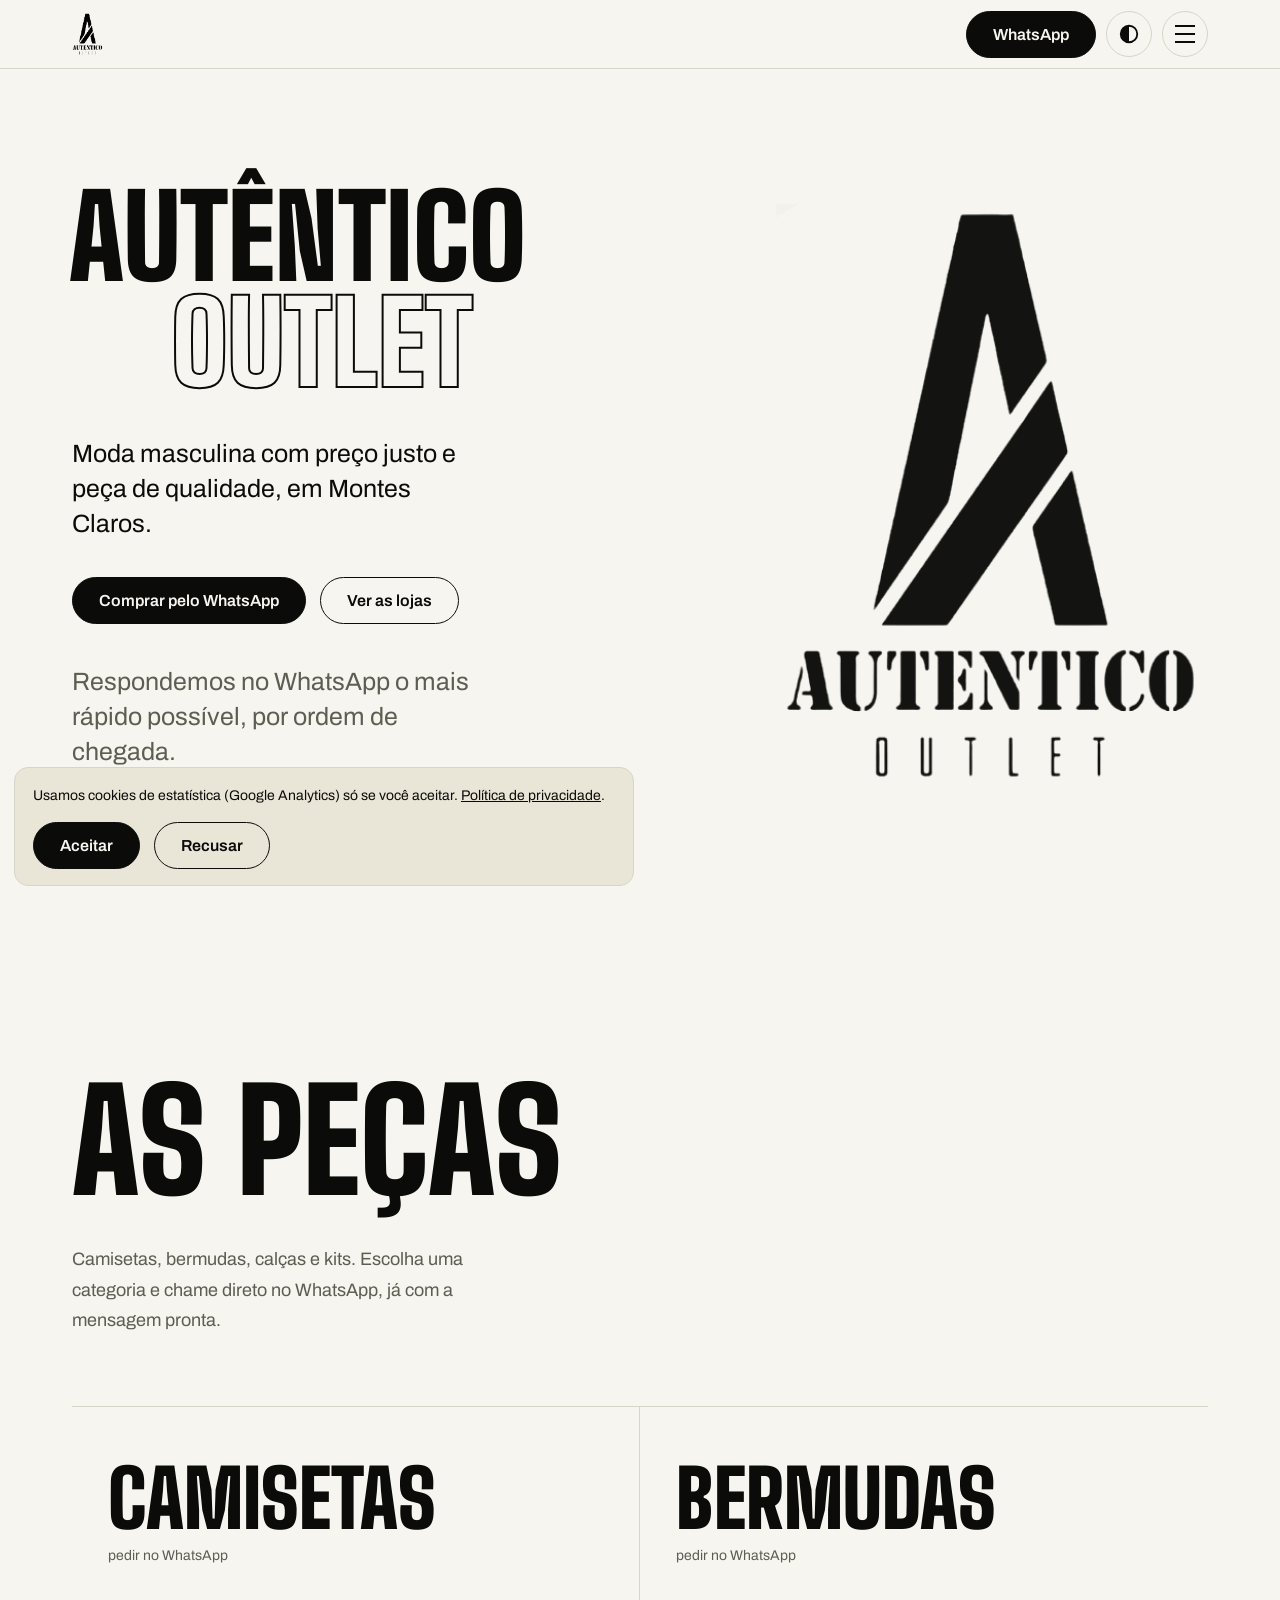
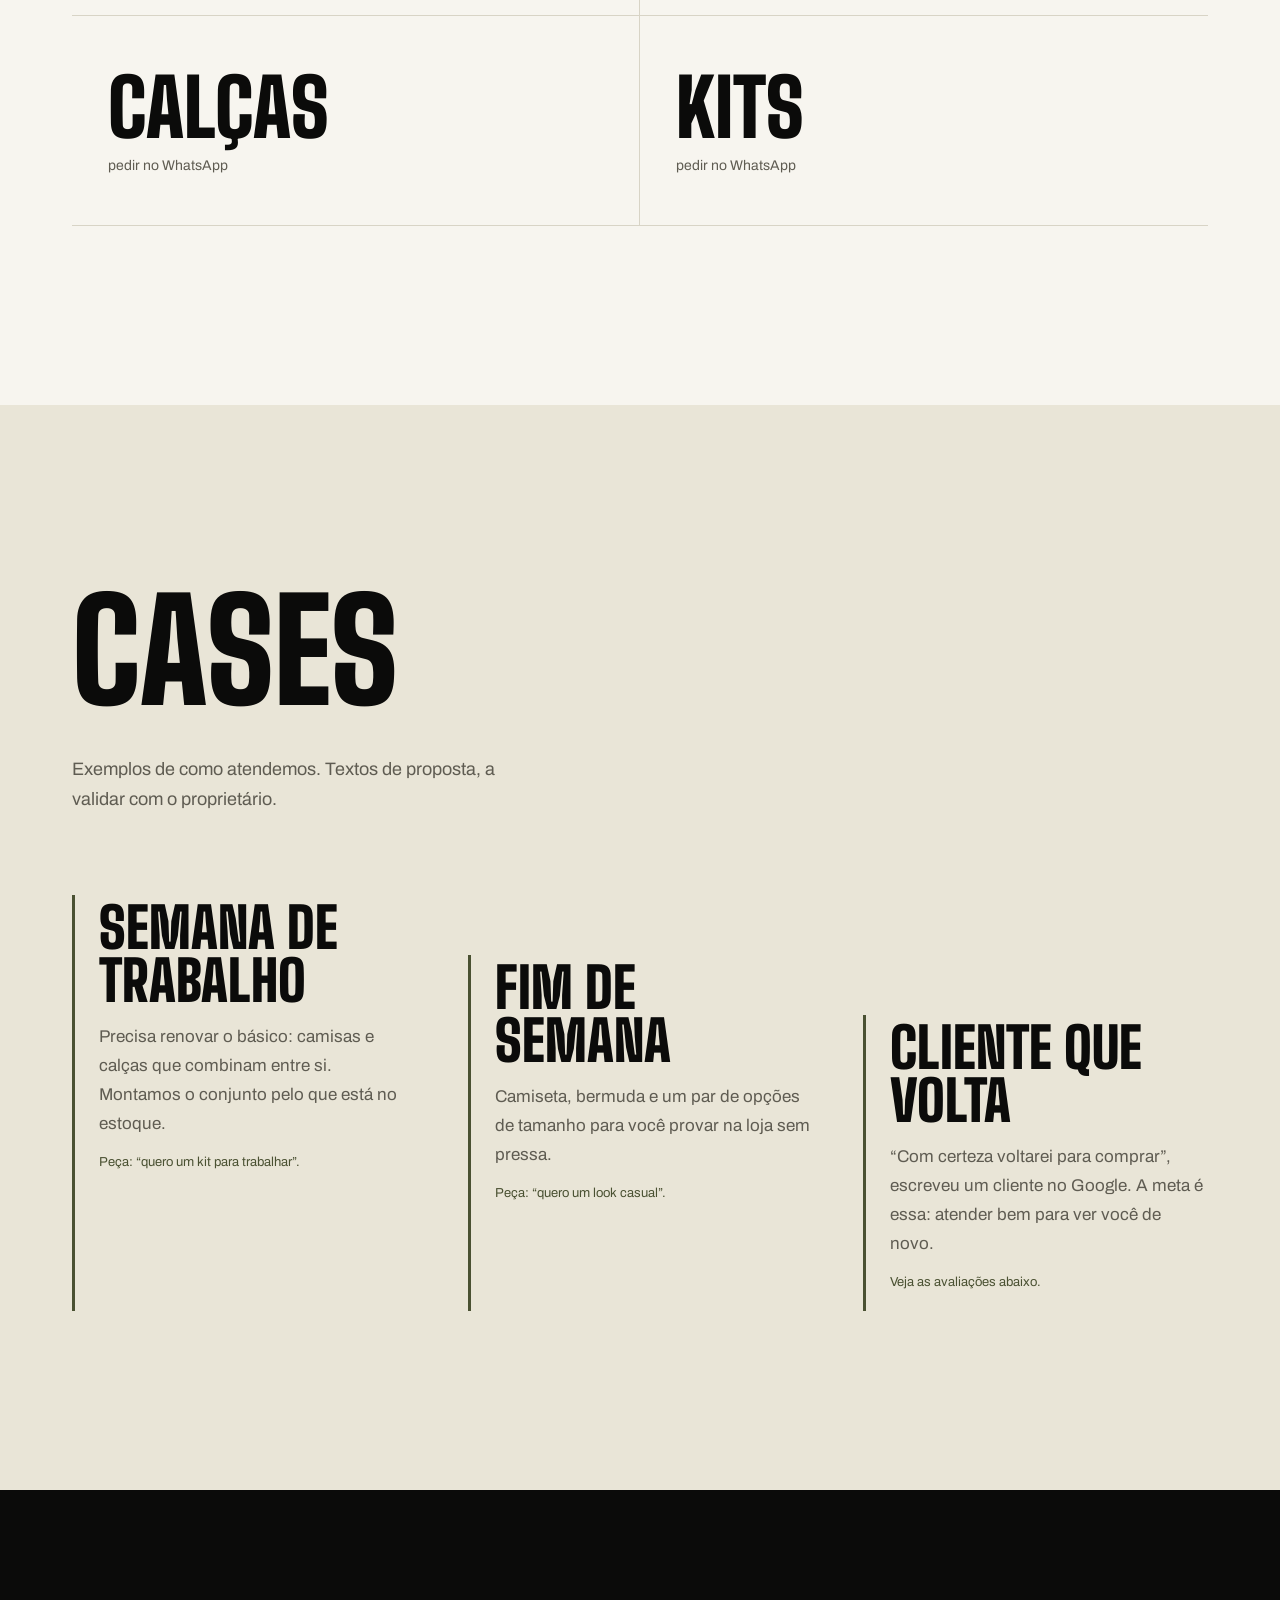
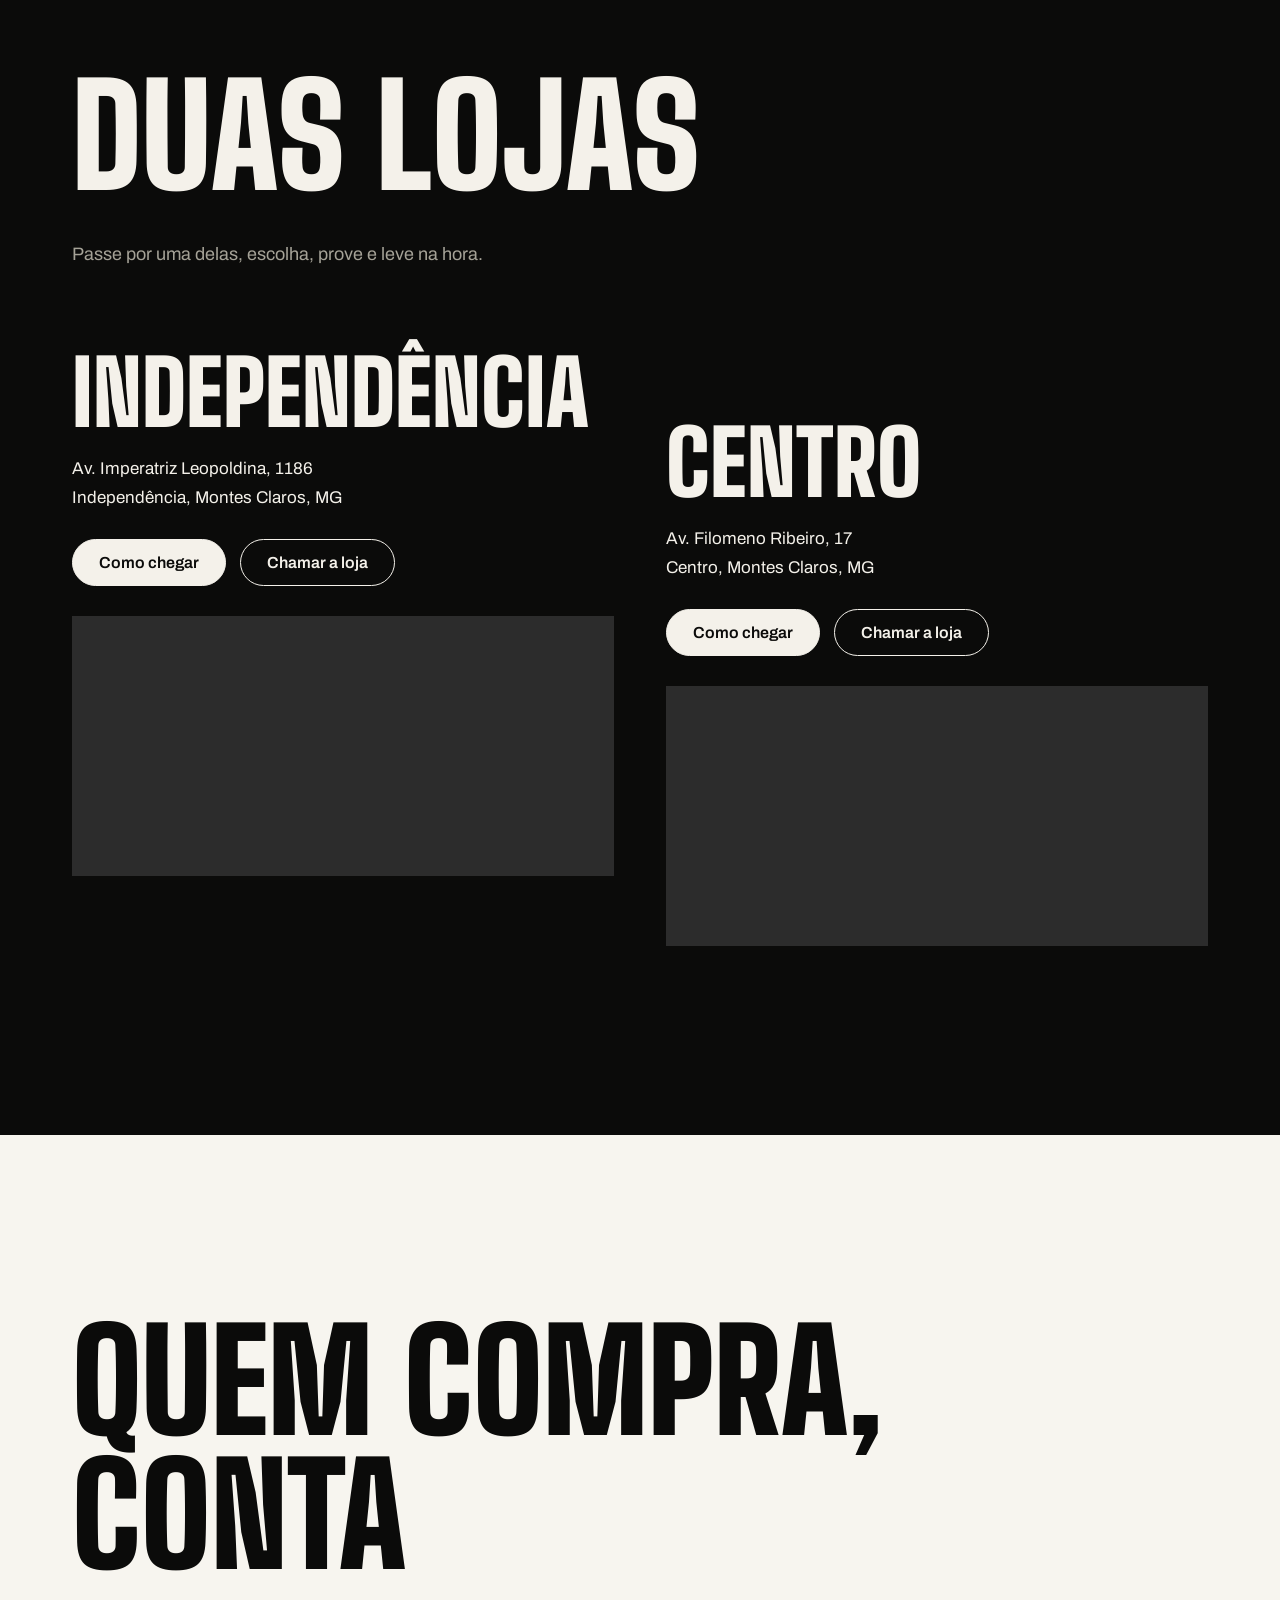
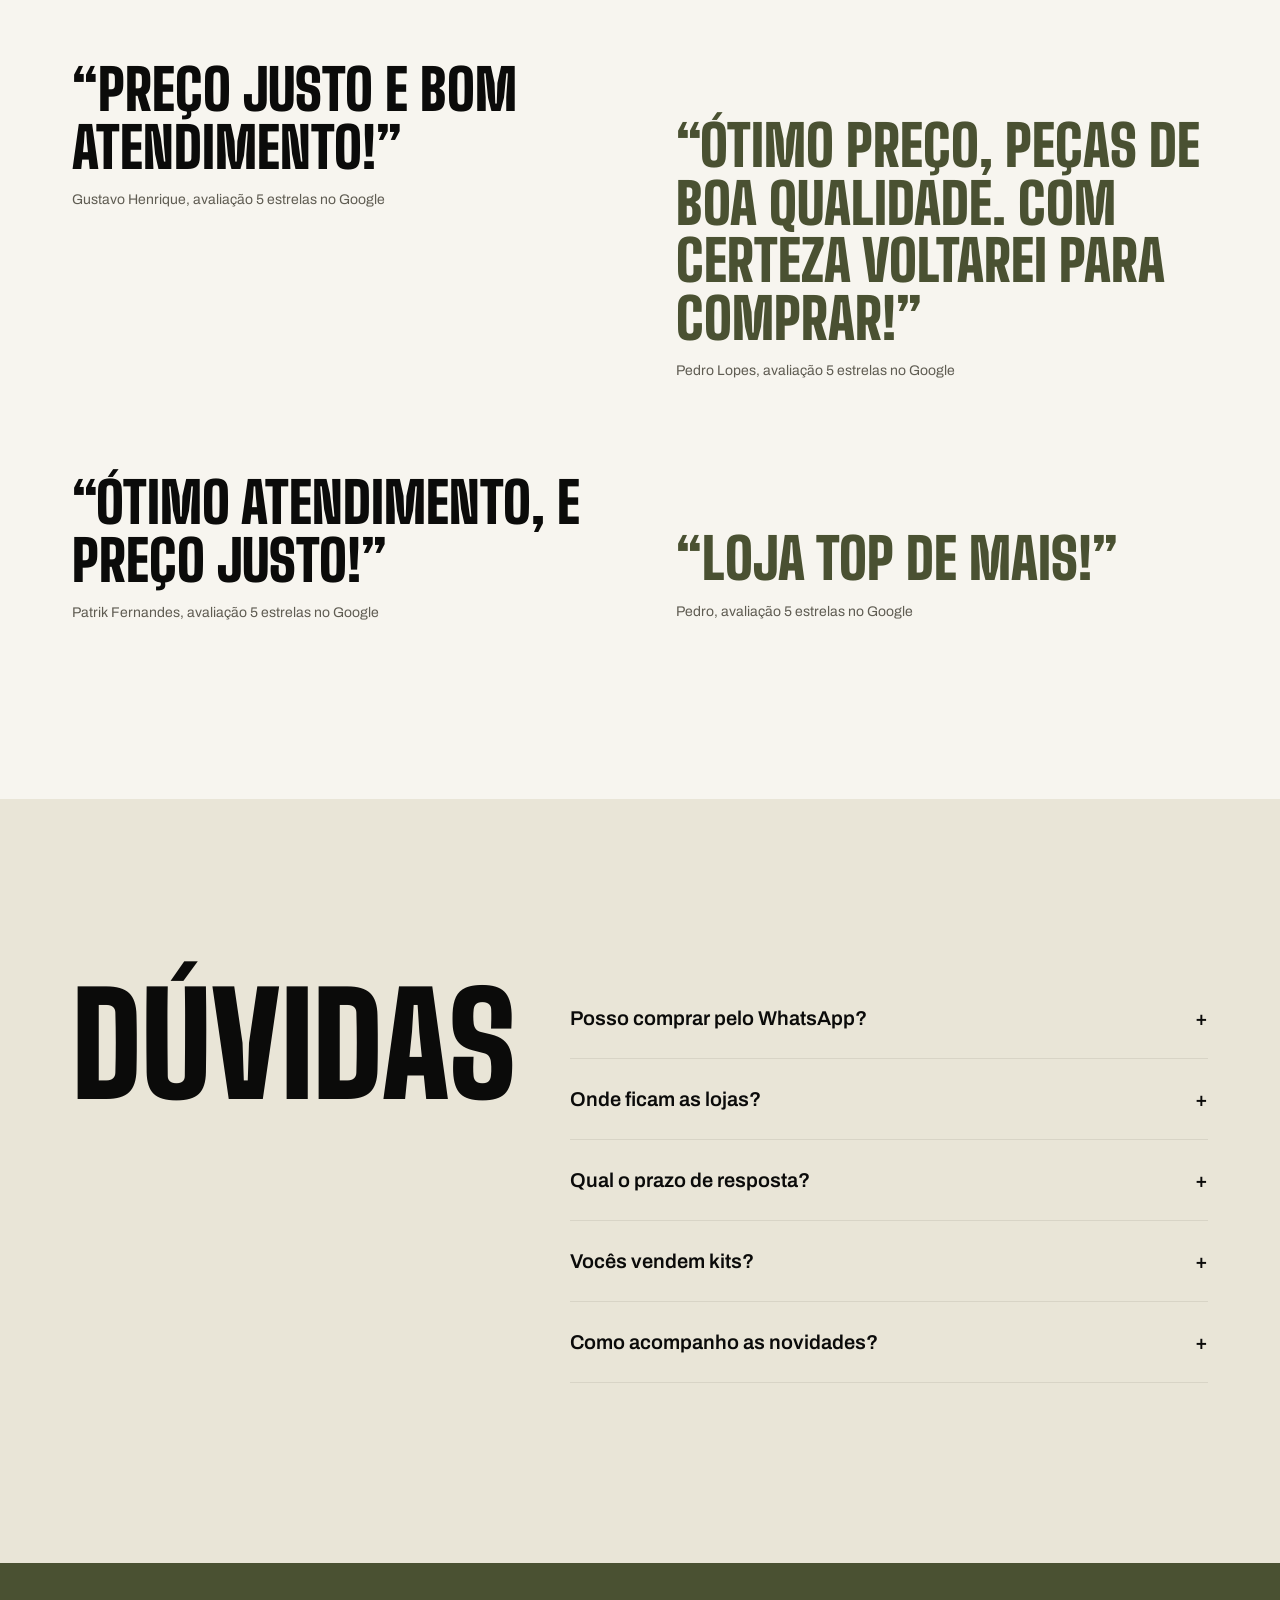
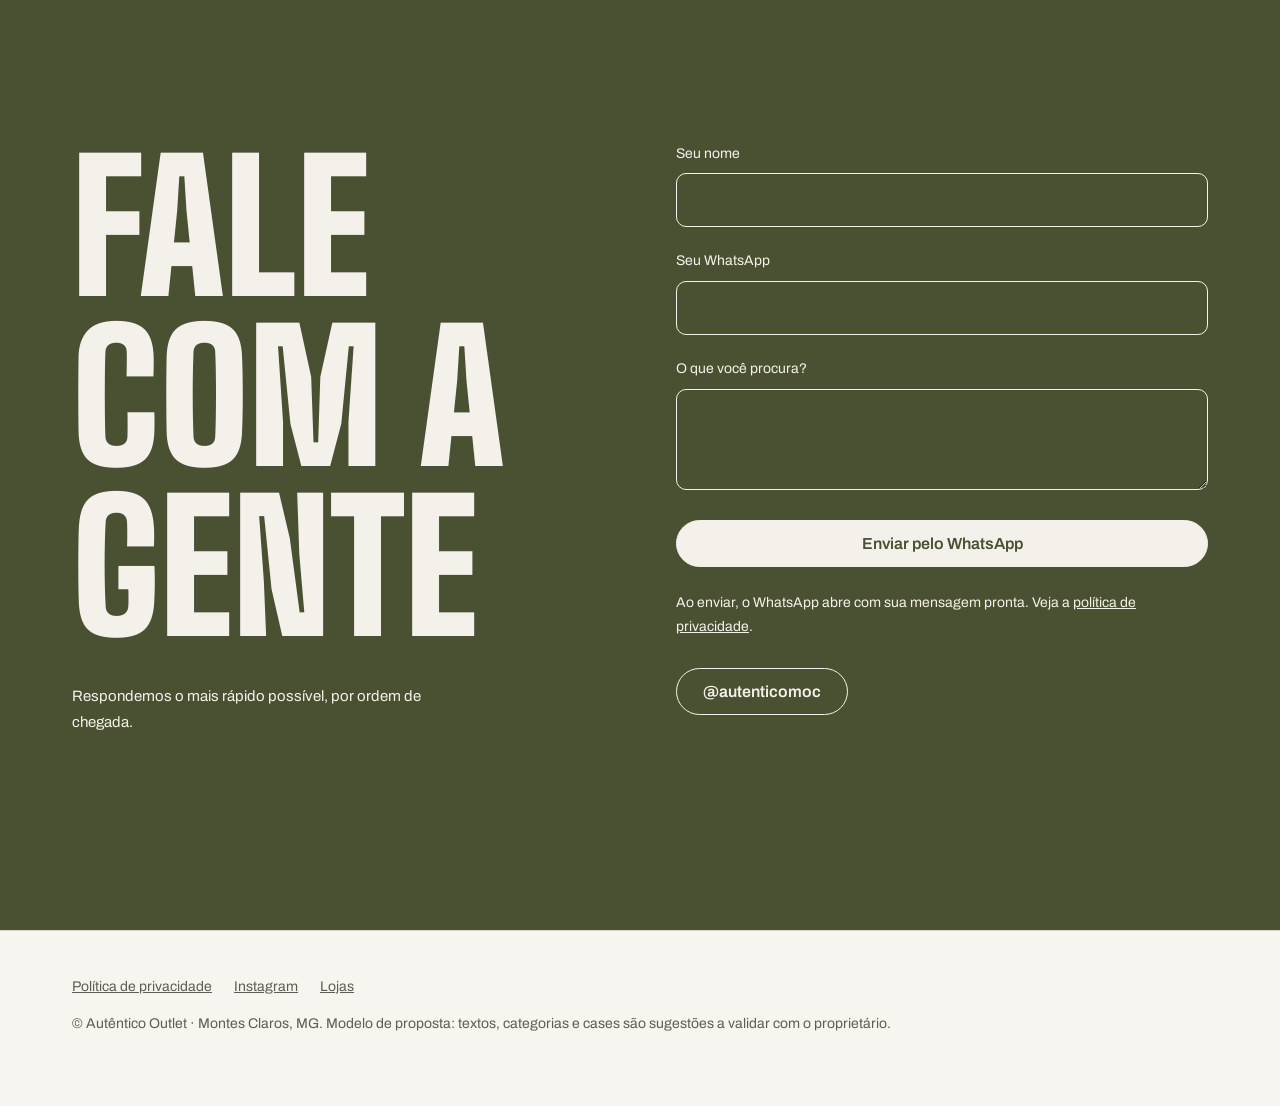
<file: index.html>
<!DOCTYPE html><html lang="pt-BR"><head><meta charset="utf-8"><meta name="viewport" content="width=device-width, initial-scale=1, viewport-fit=cover">
<title>Autêntico Outlet | Moda masculina em Montes Claros, MG</title><meta name="description" content="Camisetas, bermudas, calças e kits masculinos com preço justo. Lojas no Centro e no Independência, em Montes Claros. Peça pelo WhatsApp."><meta name="robots" content="index, follow"><link rel="canonical" href="https://SEU-DOMINIO.com.br/">
<link rel="icon" type="image/png" href="/favicon.png"><meta name="theme-color" content="#000000">
<meta property="og:type" content="website"><meta property="og:locale" content="pt_BR"><meta property="og:site_name" content="Autêntico Outlet"><meta property="og:title" content="Autêntico Outlet | Moda masculina em Montes Claros, MG"><meta property="og:description" content="Camisetas, bermudas, calças e kits masculinos com preço justo. Lojas no Centro e no Independência, em Montes Claros. Peça pelo WhatsApp."><meta property="og:url" content="https://SEU-DOMINIO.com.br/"><meta property="og:image" content="https://SEU-DOMINIO.com.br/og-image.png"><meta property="og:image:alt" content="Autêntico Outlet: moda masculina em Montes Claros">
<meta name="twitter:card" content="summary_large_image"><meta name="twitter:image" content="https://SEU-DOMINIO.com.br/og-image.png">
<script src="/theme.js"></script><link rel="preconnect" href="https://fonts.googleapis.com"><link rel="preconnect" href="https://fonts.gstatic.com" crossorigin><link href="https://fonts.googleapis.com/css2?family=Big+Shoulders+Display:wght@800;900&family=Archivo:wght@400;500;600&display=swap" rel="stylesheet"><script type="application/ld+json">{"@context": "https://schema.org", "@graph": [{"@type": "Organization", "@id": "https://SEU-DOMINIO.com.br/#org", "name": "Autêntico Outlet", "url": "https://SEU-DOMINIO.com.br/", "logo": {"@type": "ImageObject", "url": "https://SEU-DOMINIO.com.br/logo.png"}, "sameAs": ["https://www.instagram.com/autenticomoc"]}, {"@type": "ClothingStore", "@id": "https://SEU-DOMINIO.com.br/#independência", "name": "Autêntico Outlet – Independência", "parentOrganization": {"@id": "https://SEU-DOMINIO.com.br/#org"}, "telephone": "+55-38-99956-1384", "url": "https://SEU-DOMINIO.com.br/", "image": "https://SEU-DOMINIO.com.br/og-image.png", "address": {"@type": "PostalAddress", "streetAddress": "Av. Imperatriz Leopoldina, 1186", "addressLocality": "Montes Claros", "addressRegion": "MG", "addressCountry": "BR"}}, {"@type": "ClothingStore", "@id": "https://SEU-DOMINIO.com.br/#centro", "name": "Autêntico Outlet – Centro", "parentOrganization": {"@id": "https://SEU-DOMINIO.com.br/#org"}, "telephone": "+55-38-99956-1384", "url": "https://SEU-DOMINIO.com.br/", "image": "https://SEU-DOMINIO.com.br/og-image.png", "address": {"@type": "PostalAddress", "streetAddress": "Av. Filomeno Ribeiro, 17", "addressLocality": "Montes Claros", "addressRegion": "MG", "addressCountry": "BR"}}, {"@type": "FAQPage", "mainEntity": [{"@type": "Question", "name": "Posso comprar pelo WhatsApp?", "acceptedAnswer": {"@type": "Answer", "text": "Pode. Chame no WhatsApp, diga a peça e o tamanho que procura e a equipe orienta o restante do pedido."}}, {"@type": "Question", "name": "Onde ficam as lojas?", "acceptedAnswer": {"@type": "Answer", "text": "Temos duas lojas em Montes Claros: Av. Imperatriz Leopoldina, 1186, no Independência, e Av. Filomeno Ribeiro, 17, no Centro."}}, {"@type": "Question", "name": "Qual o prazo de resposta?", "acceptedAnswer": {"@type": "Answer", "text": "Respondemos no WhatsApp o mais rápido possível, por ordem de chegada das mensagens."}}, {"@type": "Question", "name": "Vocês vendem kits?", "acceptedAnswer": {"@type": "Answer", "text": "Sim. Os kits aparecem nos destaques do Instagram @autenticomoc. Peça pelo WhatsApp para ver o que há no estoque."}}, {"@type": "Question", "name": "Como acompanho as novidades?", "acceptedAnswer": {"@type": "Answer", "text": "Siga @autenticomoc no Instagram. Nosso perfil antigo foi perdido, então este é o perfil oficial atual."}}]}]}</script><link rel="stylesheet" href="/style.css"></head><header><nav class="top w" aria-label="Principal"><a href="/" aria-label="Autêntico Outlet, página inicial"><img class="lg" src="/logo.png" alt="Logotipo Autêntico Outlet" width="42" height="42"></a><div class="hd"><a class="btn" data-ev="cta_whatsapp_nav" href="https://wa.me/5538999561384?text=Ol%C3%A1%21%20Vim%20pelo%20site." rel="noopener" target="_blank">WhatsApp</a><button class="tg" id="tg" type="button" aria-label="Alternar modo claro e escuro"><svg viewBox="0 0 24 24" width="22" height="22" aria-hidden="true"><circle cx="12" cy="12" r="9" fill="none" stroke="currentColor" stroke-width="2"/><path d="M12 3a9 9 0 0 0 0 18z" fill="currentColor"/></svg></button><button class="mb" id="mb" type="button" aria-label="Abrir menu" aria-expanded="false" aria-controls="mn"><i></i><i></i><i></i></button></div></nav></header><div id="mn"><ul><li><a href="#pecas">Peças</a></li><li><a href="#cases">Cases</a></li><li><a href="#lojas">Lojas</a></li><li><a href="#avaliacoes">Avaliações</a></li><li><a href="#faq">Dúvidas</a></li><li><a href="#contato">Contato</a></li></ul><div class="mc"><p>Av. Imperatriz Leopoldina, 1186 · Independência<br>Av. Filomeno Ribeiro, 17 · Centro</p><div class="act"><a class="btn" data-ev="cta_whatsapp_menu" href="https://wa.me/5538999561384?text=Ol%C3%A1%21%20Vim%20pelo%20site%20e%20quero%20atendimento." rel="noopener" target="_blank">Chamar no WhatsApp</a><a class="btn g" href="https://www.instagram.com/autenticomoc" rel="noopener" target="_blank" data-ev="click_instagram">Instagram</a></div></div></div><main><section class="hero w" id="topo"><img class="sel lg" src="/logo.png" alt="" aria-hidden="true"><h1><span class="load">Autêntico</span><span class="load">Outlet</span></h1><p class="load">Moda masculina com preço justo e peça de qualidade, em Montes Claros.</p><div class="act load"><a class="btn" data-ev="cta_whatsapp_hero" href="https://wa.me/5538999561384?text=Ol%C3%A1%21%20Vim%20pelo%20site%20e%20quero%20atendimento." rel="noopener" target="_blank">Comprar pelo WhatsApp</a><a class="btn g" href="#lojas">Ver as lojas</a></div><p class="prom load">Respondemos no WhatsApp o mais rápido possível, por ordem de chegada.</p></section>
<section class="w" id="pecas"><h2 class="rv">As peças</h2><p class="lead rv">Camisetas, bermudas, calças e kits. Escolha uma categoria e chame direto no WhatsApp, já com a mensagem pronta.</p><div class="cat rv"><a data-ev="cta_camisetas" href="https://wa.me/5538999561384?text=Ol%C3%A1%21%20Quero%20ver%20camisetas%20que%20voc%C3%AAs%20t%C3%AAm." rel="noopener" target="_blank">Camisetas<small>pedir no WhatsApp</small></a><a data-ev="cta_bermudas" href="https://wa.me/5538999561384?text=Ol%C3%A1%21%20Quero%20ver%20bermudas%20que%20voc%C3%AAs%20t%C3%AAm." rel="noopener" target="_blank">Bermudas<small>pedir no WhatsApp</small></a><a data-ev="cta_calças" href="https://wa.me/5538999561384?text=Ol%C3%A1%21%20Quero%20ver%20cal%C3%A7as%20e%20jeans%20que%20voc%C3%AAs%20t%C3%AAm." rel="noopener" target="_blank">Calças<small>pedir no WhatsApp</small></a><a data-ev="cta_kits" href="https://wa.me/5538999561384?text=Ol%C3%A1%21%20Quero%20ver%20os%20kits%20que%20voc%C3%AAs%20t%C3%AAm." rel="noopener" target="_blank">Kits<small>pedir no WhatsApp</small></a></div></section>
<section class="w alt" id="cases"><h2 class="rv">Cases</h2><p class="lead rv">Exemplos de como atendemos. Textos de proposta, a validar com o proprietário.</p><div class="cases"><article class="rv"><h3>Semana de trabalho</h3><p>Precisa renovar o básico: camisas e calças que combinam entre si. Montamos o conjunto pelo que está no estoque.</p><p class="tag">Peça: “quero um kit para trabalhar”.</p></article><article class="rv"><h3>Fim de semana</h3><p>Camiseta, bermuda e um par de opções de tamanho para você provar na loja sem pressa.</p><p class="tag">Peça: “quero um look casual”.</p></article><article class="rv"><h3>Cliente que volta</h3><p>“Com certeza voltarei para comprar”, escreveu um cliente no Google. A meta é essa: atender bem para ver você de novo.</p><p class="tag">Veja as avaliações abaixo.</p></article></div></section>
<section class="inv" id="lojas"><div class="w"><h2 class="rv">Duas lojas</h2><p class="lead rv">Passe por uma delas, escolha, prove e leve na hora.</p><div class="lj"><article class="rv"><h3>Independência</h3><address>Av. Imperatriz Leopoldina, 1186<br>Independência, Montes Claros, MG</address><div class="act"><a class="btn" data-ev="cta_rota_independência" href="https://www.google.com/maps/dir/?api=1&destination=Av.%20Imperatriz%20Leopoldina%2C%201186%2C%20Montes%20Claros%20MG" rel="noopener" target="_blank">Como chegar</a><a class="btn g" data-ev="cta_whatsapp_independência" href="https://wa.me/5538999561384?text=Ol%C3%A1%21%20Quero%20falar%20com%20a%20loja%20do%20Independ%C3%AAncia." rel="noopener" target="_blank">Chamar a loja</a></div><iframe title="Mapa da loja Independência" loading="lazy" src="https://www.google.com/maps?q=Av.%20Imperatriz%20Leopoldina%2C%201186%2C%20Montes%20Claros%20MG&output=embed"></iframe></article><article class="rv"><h3>Centro</h3><address>Av. Filomeno Ribeiro, 17<br>Centro, Montes Claros, MG</address><div class="act"><a class="btn" data-ev="cta_rota_centro" href="https://www.google.com/maps/dir/?api=1&destination=Av.%20Filomeno%20Ribeiro%2C%2017%2C%20Montes%20Claros%20MG" rel="noopener" target="_blank">Como chegar</a><a class="btn g" data-ev="cta_whatsapp_centro" href="https://wa.me/5538999561384?text=Ol%C3%A1%21%20Quero%20falar%20com%20a%20loja%20do%20Centro." rel="noopener" target="_blank">Chamar a loja</a></div><iframe title="Mapa da loja Centro" loading="lazy" src="https://www.google.com/maps?q=Av.%20Filomeno%20Ribeiro%2C%2017%2C%20Montes%20Claros%20MG&output=embed"></iframe></article></div></div></section>
<section class="w av" id="avaliacoes"><h2 class="rv">Quem compra, conta</h2><div class="rg"><blockquote class="rv">“Preço justo e bom atendimento!”<cite>Gustavo Henrique, avaliação 5 estrelas no Google</cite></blockquote><blockquote class="rv">“Ótimo preço, peças de boa qualidade. Com certeza voltarei para comprar!”<cite>Pedro Lopes, avaliação 5 estrelas no Google</cite></blockquote><blockquote class="rv">“Ótimo atendimento, e preço justo!”<cite>Patrik Fernandes, avaliação 5 estrelas no Google</cite></blockquote><blockquote class="rv">“Loja top de mais!”<cite>Pedro, avaliação 5 estrelas no Google</cite></blockquote></div></section>
<section class="w alt" id="faq"><h2 class="rv">Dúvidas</h2><div class="faq rv"><details><summary>Posso comprar pelo WhatsApp?</summary><p>Pode. Chame no WhatsApp, diga a peça e o tamanho que procura e a equipe orienta o restante do pedido.</p></details><details><summary>Onde ficam as lojas?</summary><p>Temos duas lojas em Montes Claros: Av. Imperatriz Leopoldina, 1186, no Independência, e Av. Filomeno Ribeiro, 17, no Centro.</p></details><details><summary>Qual o prazo de resposta?</summary><p>Respondemos no WhatsApp o mais rápido possível, por ordem de chegada das mensagens.</p></details><details><summary>Vocês vendem kits?</summary><p>Sim. Os kits aparecem nos destaques do Instagram @autenticomoc. Peça pelo WhatsApp para ver o que há no estoque.</p></details><details><summary>Como acompanho as novidades?</summary><p>Siga @autenticomoc no Instagram. Nosso perfil antigo foi perdido, então este é o perfil oficial atual.</p></details></div></section>
<section class="w acc ct" id="contato"><div class="cc"><div class="cl"><h2>Fale com a gente</h2><p class="prom">Respondemos o mais rápido possível, por ordem de chegada.</p></div><div class="cr">
<form id="f"><label>Seu nome<input name="n" required autocomplete="name"></label><label>Seu WhatsApp<input name="t" type="tel" required autocomplete="tel"></label><label>O que você procura?<textarea name="m" rows="3" required></textarea></label><button class="btn" type="submit" data-ev="cta_form">Enviar pelo WhatsApp</button></form>
<p class="sm">Ao enviar, o WhatsApp abre com sua mensagem pronta. Veja a <a href="/privacidade.html">política de privacidade</a>.</p><div class="act"><a class="btn g" href="https://www.instagram.com/autenticomoc" rel="noopener" target="_blank" data-ev="click_instagram">@autenticomoc</a></div></div></div></section></main><footer><div class="w"><p><a href="/privacidade.html">Política de privacidade</a><a href="https://www.instagram.com/autenticomoc" rel="noopener" target="_blank" data-ev="click_instagram">Instagram</a><a href="#lojas">Lojas</a></p><p>© Autêntico Outlet · Montes Claros, MG. Modelo de proposta: textos, categorias e cases são sugestões a validar com o proprietário.</p></div></footer><div class="bar"><a class="btn" data-ev="cta_whatsapp_bar" href="https://wa.me/5538999561384?text=Ol%C3%A1%21%20Vim%20pelo%20site%20e%20quero%20atendimento." rel="noopener" target="_blank">WhatsApp</a><a class="btn g" data-ev="cta_rota_bar" href="https://www.google.com/maps/dir/?api=1&destination=Av.%20Filomeno%20Ribeiro%2C%2017%2C%20Montes%20Claros%20MG" rel="noopener" target="_blank">Como chegar</a></div><div id="ck" role="dialog" aria-label="Cookies"><span>Usamos cookies de estatística (Google Analytics) só se você aceitar. <a href="/privacidade.html">Política de privacidade</a>.</span><button class="btn" data-ck="1">Aceitar</button><button class="btn g" data-ck="0">Recusar</button></div><script src="/site.js" defer></script></body></html>
</file>
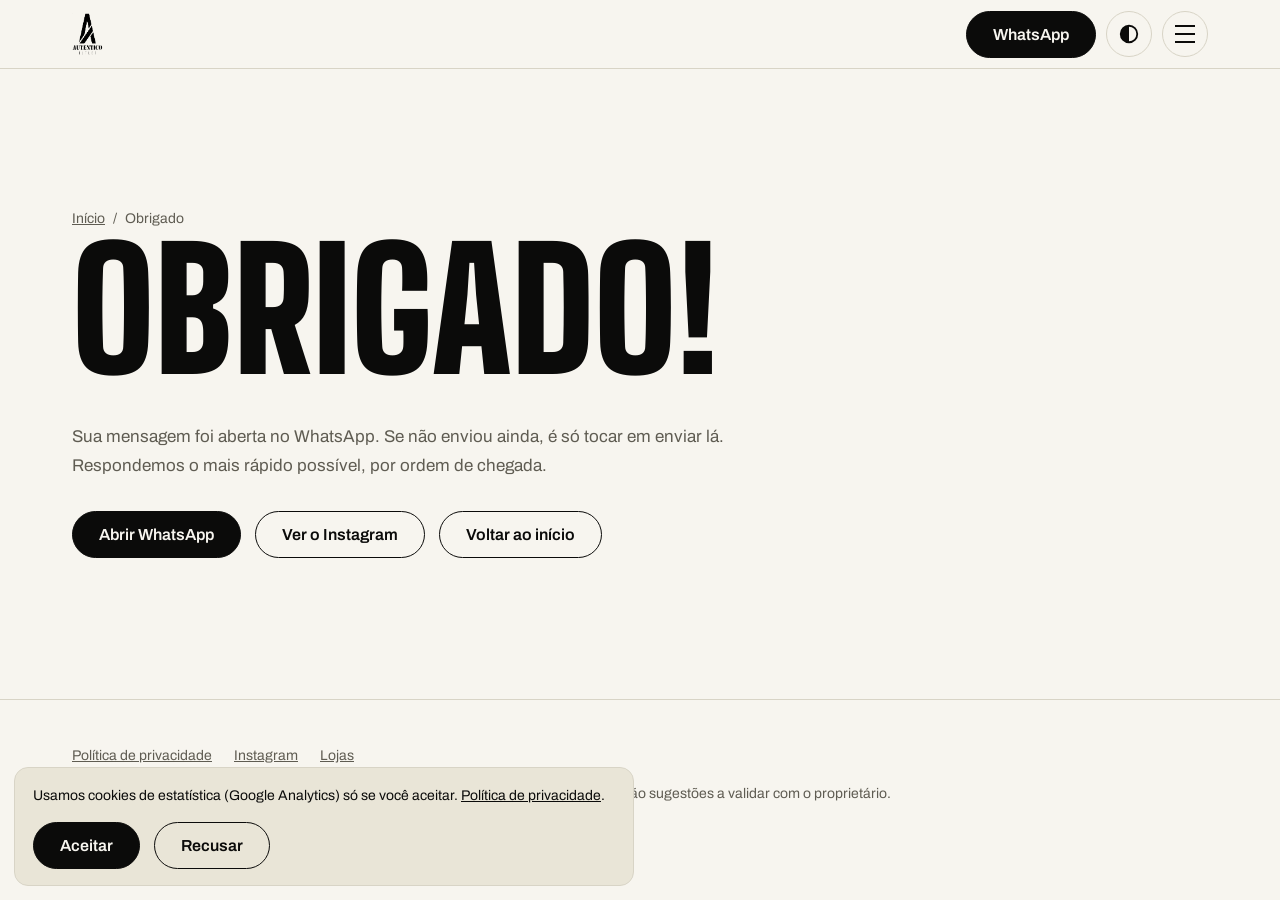
<file: obrigado.html>
<!DOCTYPE html><html lang="pt-BR"><head><meta charset="utf-8"><meta name="viewport" content="width=device-width, initial-scale=1, viewport-fit=cover">
<title>Obrigado | Autêntico Outlet</title><meta name="description" content="Recebemos sua mensagem. Em breve a equipe da Autêntico Outlet responde no WhatsApp."><meta name="robots" content="noindex, follow"><link rel="canonical" href="https://SEU-DOMINIO.com.br/obrigado.html">
<link rel="icon" type="image/png" href="/favicon.png"><meta name="theme-color" content="#000000">
<meta property="og:type" content="website"><meta property="og:locale" content="pt_BR"><meta property="og:site_name" content="Autêntico Outlet"><meta property="og:title" content="Obrigado | Autêntico Outlet"><meta property="og:description" content="Recebemos sua mensagem. Em breve a equipe da Autêntico Outlet responde no WhatsApp."><meta property="og:url" content="https://SEU-DOMINIO.com.br/obrigado.html"><meta property="og:image" content="https://SEU-DOMINIO.com.br/og-image.png"><meta property="og:image:alt" content="Autêntico Outlet: moda masculina em Montes Claros">
<meta name="twitter:card" content="summary_large_image"><meta name="twitter:image" content="https://SEU-DOMINIO.com.br/og-image.png">
<script src="/theme.js"></script><link rel="preconnect" href="https://fonts.googleapis.com"><link rel="preconnect" href="https://fonts.gstatic.com" crossorigin><link href="https://fonts.googleapis.com/css2?family=Big+Shoulders+Display:wght@800;900&family=Archivo:wght@400;500;600&display=swap" rel="stylesheet"><script type="application/ld+json">{"@context": "https://schema.org", "@type": "BreadcrumbList", "itemListElement": [{"@type": "ListItem", "position": 1, "name": "Início", "item": "https://SEU-DOMINIO.com.br/"}, {"@type": "ListItem", "position": 2, "name": "Obrigado", "item": "https://SEU-DOMINIO.com.br"}]}</script><link rel="stylesheet" href="/style.css"></head><header><nav class="top w" aria-label="Principal"><a href="/" aria-label="Autêntico Outlet, página inicial"><img class="lg" src="/logo.png" alt="Logotipo Autêntico Outlet" width="42" height="42"></a><div class="hd"><a class="btn" data-ev="cta_whatsapp_nav" href="https://wa.me/5538999561384?text=Ol%C3%A1%21%20Vim%20pelo%20site." rel="noopener" target="_blank">WhatsApp</a><button class="tg" id="tg" type="button" aria-label="Alternar modo claro e escuro"><svg viewBox="0 0 24 24" width="22" height="22" aria-hidden="true"><circle cx="12" cy="12" r="9" fill="none" stroke="currentColor" stroke-width="2"/><path d="M12 3a9 9 0 0 0 0 18z" fill="currentColor"/></svg></button><button class="mb" id="mb" type="button" aria-label="Abrir menu" aria-expanded="false" aria-controls="mn"><i></i><i></i><i></i></button></div></nav></header><div id="mn"><ul><li><a href="/#pecas">Peças</a></li><li><a href="/#cases">Cases</a></li><li><a href="/#lojas">Lojas</a></li><li><a href="/#avaliacoes">Avaliações</a></li><li><a href="/#faq">Dúvidas</a></li><li><a href="/#contato">Contato</a></li></ul><div class="mc"><p>Av. Imperatriz Leopoldina, 1186 · Independência<br>Av. Filomeno Ribeiro, 17 · Centro</p><div class="act"><a class="btn" data-ev="cta_whatsapp_menu" href="https://wa.me/5538999561384?text=Ol%C3%A1%21%20Vim%20pelo%20site%20e%20quero%20atendimento." rel="noopener" target="_blank">Chamar no WhatsApp</a><a class="btn g" href="https://www.instagram.com/autenticomoc" rel="noopener" target="_blank" data-ev="click_instagram">Instagram</a></div></div></div><main class="w page" data-thanks="1"><nav class="crumbs" aria-label="Você está em"><ol><li><a href="/">Início</a></li><li aria-current="page">Obrigado</li></ol></nav><h1>Obrigado!</h1><p>Sua mensagem foi aberta no WhatsApp. Se não enviou ainda, é só tocar em enviar lá. Respondemos o mais rápido possível, por ordem de chegada.</p><div class="act"><a class="btn" data-ev="cta_whatsapp_thanks" href="https://wa.me/5538999561384?text=Ol%C3%A1%21%20Acabei%20de%20enviar%20uma%20mensagem%20pelo%20site." rel="noopener" target="_blank">Abrir WhatsApp</a><a class="btn g" href="https://www.instagram.com/autenticomoc" rel="noopener" target="_blank">Ver o Instagram</a><a class="btn g" href="/">Voltar ao início</a></div></main><footer><div class="w"><p><a href="/privacidade.html">Política de privacidade</a><a href="https://www.instagram.com/autenticomoc" rel="noopener" target="_blank" data-ev="click_instagram">Instagram</a><a href="/#lojas">Lojas</a></p><p>© Autêntico Outlet · Montes Claros, MG. Modelo de proposta: textos, categorias e cases são sugestões a validar com o proprietário.</p></div></footer><div id="ck" role="dialog" aria-label="Cookies"><span>Usamos cookies de estatística (Google Analytics) só se você aceitar. <a href="/privacidade.html">Política de privacidade</a>.</span><button class="btn" data-ck="1">Aceitar</button><button class="btn g" data-ck="0">Recusar</button></div><script src="/site.js" defer></script></body></html>
</file>
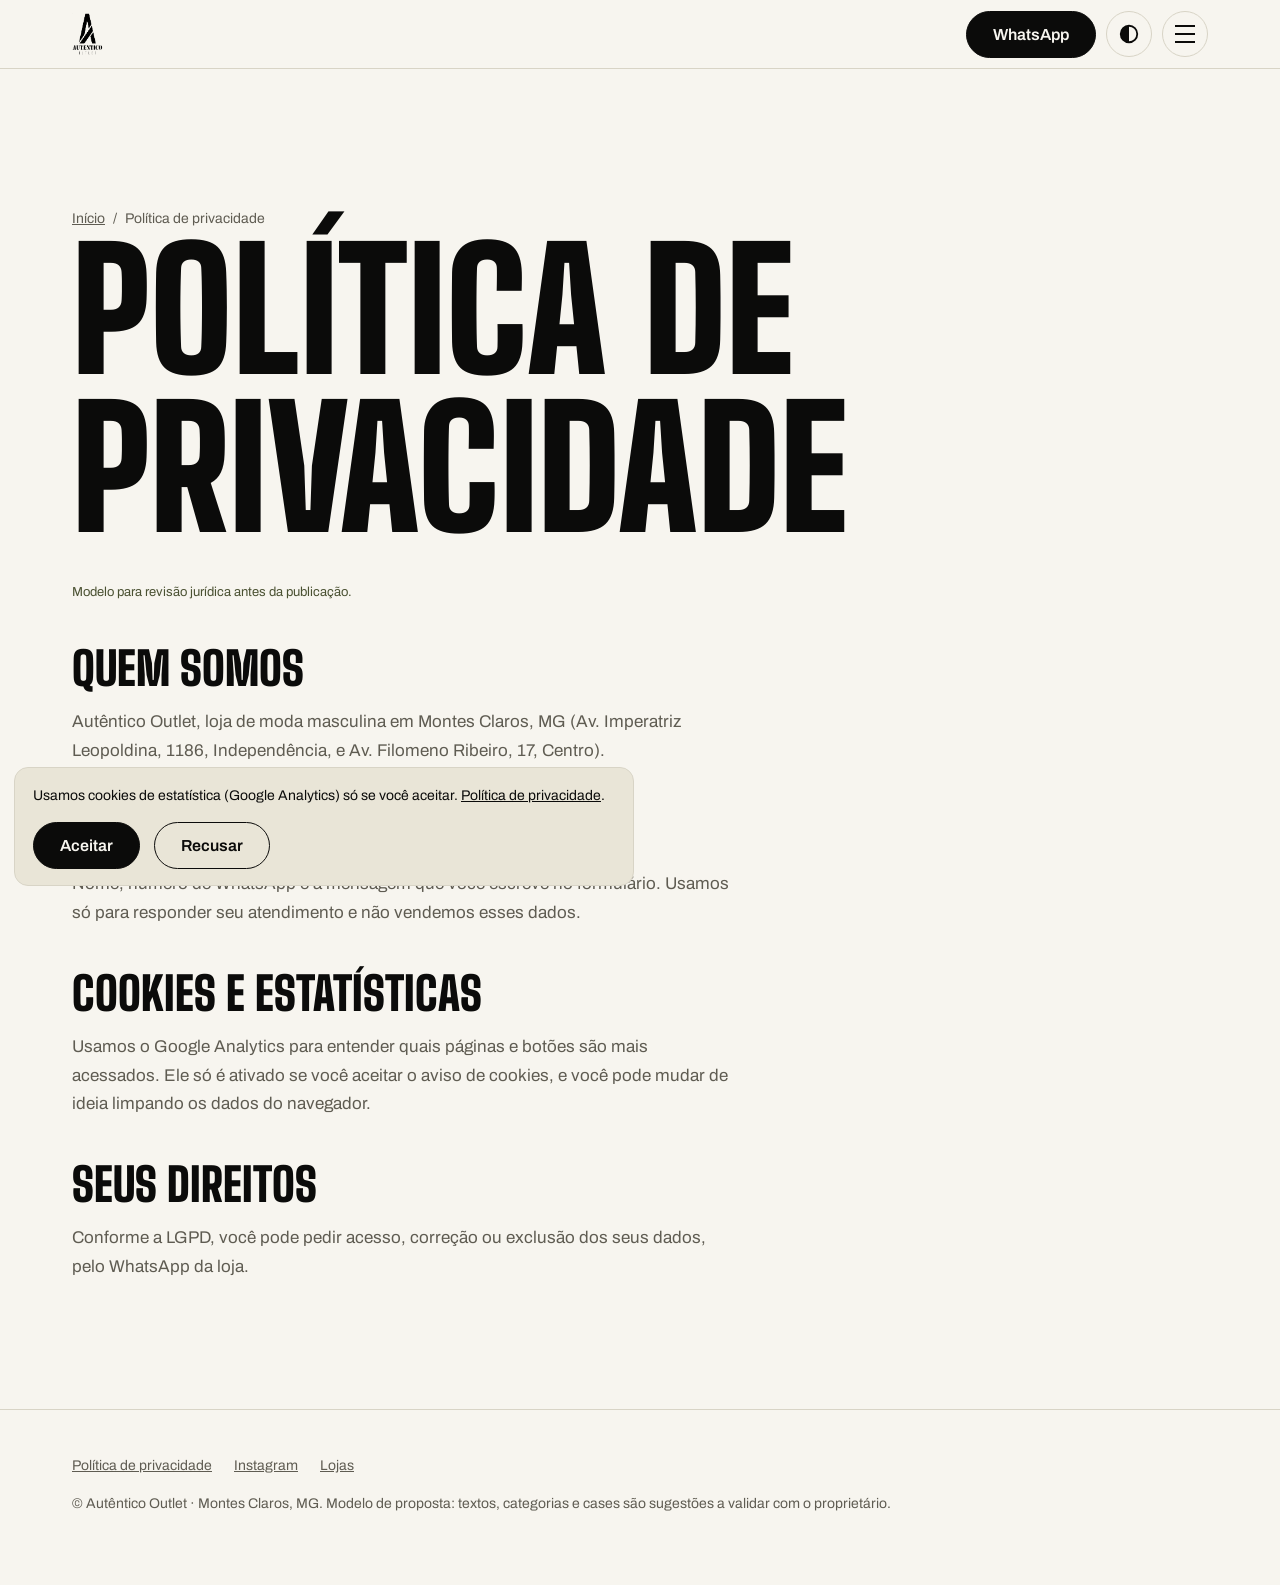
<file: privacidade.html>
<!DOCTYPE html><html lang="pt-BR"><head><meta charset="utf-8"><meta name="viewport" content="width=device-width, initial-scale=1, viewport-fit=cover">
<title>Política de privacidade | Autêntico Outlet</title><meta name="description" content="Como a Autêntico Outlet trata dados pessoais, cookies e estatísticas de acesso, conforme a LGPD."><meta name="robots" content="index, follow"><link rel="canonical" href="https://SEU-DOMINIO.com.br/privacidade.html">
<link rel="icon" type="image/png" href="/favicon.png"><meta name="theme-color" content="#000000">
<meta property="og:type" content="website"><meta property="og:locale" content="pt_BR"><meta property="og:site_name" content="Autêntico Outlet"><meta property="og:title" content="Política de privacidade | Autêntico Outlet"><meta property="og:description" content="Como a Autêntico Outlet trata dados pessoais, cookies e estatísticas de acesso, conforme a LGPD."><meta property="og:url" content="https://SEU-DOMINIO.com.br/privacidade.html"><meta property="og:image" content="https://SEU-DOMINIO.com.br/og-image.png"><meta property="og:image:alt" content="Autêntico Outlet: moda masculina em Montes Claros">
<meta name="twitter:card" content="summary_large_image"><meta name="twitter:image" content="https://SEU-DOMINIO.com.br/og-image.png">
<script src="/theme.js"></script><link rel="preconnect" href="https://fonts.googleapis.com"><link rel="preconnect" href="https://fonts.gstatic.com" crossorigin><link href="https://fonts.googleapis.com/css2?family=Big+Shoulders+Display:wght@800;900&family=Archivo:wght@400;500;600&display=swap" rel="stylesheet"><script type="application/ld+json">{"@context": "https://schema.org", "@type": "BreadcrumbList", "itemListElement": [{"@type": "ListItem", "position": 1, "name": "Início", "item": "https://SEU-DOMINIO.com.br/"}, {"@type": "ListItem", "position": 2, "name": "Política de privacidade", "item": "https://SEU-DOMINIO.com.br"}]}</script><link rel="stylesheet" href="/style.css"></head><header><nav class="top w" aria-label="Principal"><a href="/" aria-label="Autêntico Outlet, página inicial"><img class="lg" src="/logo.png" alt="Logotipo Autêntico Outlet" width="42" height="42"></a><div class="hd"><a class="btn" data-ev="cta_whatsapp_nav" href="https://wa.me/5538999561384?text=Ol%C3%A1%21%20Vim%20pelo%20site." rel="noopener" target="_blank">WhatsApp</a><button class="tg" id="tg" type="button" aria-label="Alternar modo claro e escuro"><svg viewBox="0 0 24 24" width="22" height="22" aria-hidden="true"><circle cx="12" cy="12" r="9" fill="none" stroke="currentColor" stroke-width="2"/><path d="M12 3a9 9 0 0 0 0 18z" fill="currentColor"/></svg></button><button class="mb" id="mb" type="button" aria-label="Abrir menu" aria-expanded="false" aria-controls="mn"><i></i><i></i><i></i></button></div></nav></header><div id="mn"><ul><li><a href="/#pecas">Peças</a></li><li><a href="/#cases">Cases</a></li><li><a href="/#lojas">Lojas</a></li><li><a href="/#avaliacoes">Avaliações</a></li><li><a href="/#faq">Dúvidas</a></li><li><a href="/#contato">Contato</a></li></ul><div class="mc"><p>Av. Imperatriz Leopoldina, 1186 · Independência<br>Av. Filomeno Ribeiro, 17 · Centro</p><div class="act"><a class="btn" data-ev="cta_whatsapp_menu" href="https://wa.me/5538999561384?text=Ol%C3%A1%21%20Vim%20pelo%20site%20e%20quero%20atendimento." rel="noopener" target="_blank">Chamar no WhatsApp</a><a class="btn g" href="https://www.instagram.com/autenticomoc" rel="noopener" target="_blank" data-ev="click_instagram">Instagram</a></div></div></div><main class="w page"><nav class="crumbs" aria-label="Você está em"><ol><li><a href="/">Início</a></li><li aria-current="page">Política de privacidade</li></ol></nav><h1>Política de privacidade</h1><p class="tag">Modelo para revisão jurídica antes da publicação.</p>
<h2>Quem somos</h2><p>Autêntico Outlet, loja de moda masculina em Montes Claros, MG (Av. Imperatriz Leopoldina, 1186, Independência, e Av. Filomeno Ribeiro, 17, Centro).</p>
<h2>Dados que coletamos</h2><p>Nome, número de WhatsApp e a mensagem que você escreve no formulário. Usamos só para responder seu atendimento e não vendemos esses dados.</p>
<h2>Cookies e estatísticas</h2><p>Usamos o Google Analytics para entender quais páginas e botões são mais acessados. Ele só é ativado se você aceitar o aviso de cookies, e você pode mudar de ideia limpando os dados do navegador.</p>
<h2>Seus direitos</h2><p>Conforme a LGPD, você pode pedir acesso, correção ou exclusão dos seus dados, pelo WhatsApp da loja.</p></main><footer><div class="w"><p><a href="/privacidade.html">Política de privacidade</a><a href="https://www.instagram.com/autenticomoc" rel="noopener" target="_blank" data-ev="click_instagram">Instagram</a><a href="/#lojas">Lojas</a></p><p>© Autêntico Outlet · Montes Claros, MG. Modelo de proposta: textos, categorias e cases são sugestões a validar com o proprietário.</p></div></footer><div id="ck" role="dialog" aria-label="Cookies"><span>Usamos cookies de estatística (Google Analytics) só se você aceitar. <a href="/privacidade.html">Política de privacidade</a>.</span><button class="btn" data-ck="1">Aceitar</button><button class="btn g" data-ck="0">Recusar</button></div><script src="/site.js" defer></script></body></html>
</file>
<file: style.css>
:root{--pad:max(clamp(20px,6vw,72px),calc((100vw - 1360px)/2));--bg:#000;--fg:#f4f1ea;--mute:#a5a297;--line:#2c2c27;--surf:#15160f;--ac:#cbbf98;--onac:#0b0b0a;--ibg:#f4f1ea;--ifg:#0b0b0a;--imute:#5f5c52;--iline:#cfcabb;--lf:none;color-scheme:dark;box-sizing:border-box;padding-top:env(safe-area-inset-top,0px)}
@media(prefers-color-scheme:light){:root:not([data-theme="dark"]){--bg:#f7f5ef;--fg:#0b0b0a;--mute:#5f5c52;--line:#d8d4c6;--surf:#e9e5d7;--ac:#4a5132;--onac:#f4f1ea;--ibg:#0b0b0a;--ifg:#f4f1ea;--imute:#a5a297;--iline:#2c2c27;--lf:invert(1);color-scheme:light}}
:root[data-theme="light"]{--bg:#f7f5ef;--fg:#0b0b0a;--mute:#5f5c52;--line:#d8d4c6;--surf:#e9e5d7;--ac:#4a5132;--onac:#f4f1ea;--ibg:#0b0b0a;--ifg:#f4f1ea;--imute:#a5a297;--iline:#2c2c27;--lf:invert(1);color-scheme:light}
html{scroll-behavior:smooth;scroll-padding-top:90px}html.lock{overflow:hidden}html.lock #ck{display:none!important}*,*::before,*::after{box-sizing:inherit}
body{margin:0;background:var(--bg);color:var(--fg);font:400 17px/1.7 Archivo,system-ui,sans-serif;overflow-x:hidden}
h1,h2,h3{font-family:"Big Shoulders Display",Impact,sans-serif;font-weight:900;line-height:.95;margin:0;text-transform:uppercase}
a{color:inherit}:focus-visible{outline:2px solid var(--ac);outline-offset:3px}img{max-width:100%;display:block}.lg{filter:var(--lf)}
.w{padding-left:var(--pad);padding-right:var(--pad)}
section{background:var(--bg);color:var(--fg);padding-top:clamp(90px,14vw,190px);padding-bottom:clamp(90px,14vw,190px)}
.alt{background:var(--surf)}.inv{--bg:var(--ibg);--fg:var(--ifg);--mute:var(--imute);--line:var(--iline)}.acc{--bg:var(--ac);--fg:var(--onac);--mute:var(--onac);--line:var(--onac)}
body::before{content:"";position:fixed;inset:0 0 auto;height:env(safe-area-inset-top,0px);background:var(--bg);z-index:30}
header{position:sticky;top:env(safe-area-inset-top,0px);z-index:20;background:var(--bg);border-bottom:1px solid var(--line)}
nav.top{display:flex;align-items:center;justify-content:space-between;height:68px;gap:14px}nav.top>a img{height:42px;width:auto}
.hd{display:flex;align-items:center;gap:10px}
.mb,.tg{width:46px;height:46px;border:1px solid var(--line);border-radius:50%;background:none;color:var(--fg);cursor:pointer;display:grid;place-content:center}
.mb{gap:6px}.mb i{display:block;width:20px;height:2px;background:currentColor;transition:transform .3s,opacity .3s}
.mb[aria-expanded=true] i:nth-child(1){transform:translateY(8px) rotate(45deg)}.mb[aria-expanded=true] i:nth-child(2){opacity:0}.mb[aria-expanded=true] i:nth-child(3){transform:translateY(-8px) rotate(-45deg)}
.mb:hover,.tg:hover{border-color:var(--ac)}
@media(max-width:560px){.hd .btn{display:none}}
#mn{position:fixed;inset:0;z-index:15;background:var(--bg);padding:calc(100px + env(safe-area-inset-top,0px)) clamp(20px,6vw,72px) 40px;display:flex;flex-direction:column;justify-content:space-between;gap:40px;overflow:auto;visibility:hidden;opacity:0;transform:translateY(-12px);transition:opacity .3s,transform .3s,visibility .3s}
#mn.open{visibility:visible;opacity:1;transform:none}#mn ul{list-style:none;margin:0;padding:0}
#mn li a{display:block;text-decoration:none;font:900 clamp(44px,10vw,96px)/1.15 "Big Shoulders Display",Impact,sans-serif;text-transform:uppercase}#mn li a:hover{color:var(--ac)}
.btn{display:inline-block;background:var(--fg);color:var(--bg);text-decoration:none;font:600 16px Archivo,sans-serif;padding:14px 26px;border-radius:999px;border:1px solid var(--fg);cursor:pointer;transition:background .2s,color .2s,transform .2s}
.btn:hover{background:var(--ac);border-color:var(--ac);color:var(--onac);transform:translateY(-2px)}.btn.g{background:none;color:var(--fg)}.btn.g:hover{background:var(--fg);border-color:var(--fg);color:var(--bg)}
.act{display:flex;gap:14px;flex-wrap:wrap}
.crumbs{padding:28px 0 0;font-size:14px;color:var(--mute)}.crumbs ol{list-style:none;margin:0;padding:0;display:flex;gap:8px}.crumbs li+li::before{content:"/";margin-right:8px}
.hero{position:relative;min-height:88vh;overflow:hidden;padding-top:clamp(50px,9vw,120px)}
.hero h1{font-size:clamp(70px,20vw,300px);line-height:.92;margin-left:-.03em}.hero h1 span{display:block}
.hero h1 span+span{padding-left:clamp(30px,14vw,260px);color:transparent;-webkit-text-stroke:2px var(--fg)}
.hero p{max-width:30ch;font-size:clamp(19px,2.2vw,25px);line-height:1.4;margin:40px 0 36px}
.hero .sel{position:absolute;right:-6vw;top:clamp(110px,16vw,240px);width:clamp(170px,32vw,460px);opacity:.07;z-index:0;pointer-events:none}.hero>*:not(.sel){position:relative;z-index:1}
.prom{margin-top:32px;color:var(--mute);font-size:15px;max-width:44ch}
.load{opacity:0;transform:translateY(22px);animation:in .9s cubic-bezier(.2,.7,.2,1) forwards}.load+.load{animation-delay:.12s}.hero p.load{animation-delay:.3s}
@keyframes in{to{opacity:1;transform:none}}
.rv{opacity:0;transition:opacity 1s}.rv.on{opacity:1}
h2{font-size:clamp(50px,11vw,150px)}.lead{max-width:46ch;color:var(--mute);margin:36px 0 0;font-size:18px}
.cat{margin-top:70px;border-top:1px solid var(--line)}
.cat a{display:flex;flex-wrap:wrap;align-items:baseline;justify-content:space-between;gap:16px;text-decoration:none;border-bottom:1px solid var(--line);padding:26px 0;font:900 clamp(46px,12vw,160px)/1 "Big Shoulders Display",Impact,sans-serif;text-transform:uppercase;transition:padding .3s,background .3s,color .3s}
.cat a:hover{padding-left:5vw;padding-right:5vw;background:var(--ac);color:var(--onac)}.cat small{font:400 14px Archivo,sans-serif;text-transform:none;color:var(--mute)}.cat a:hover small{color:var(--onac)}
.cases article{border-left:3px solid var(--ac);padding:6px 0 6px 24px}.cases h3{font-size:clamp(34px,4.5vw,56px);margin-bottom:16px}.cases p{margin:0 0 12px;color:var(--mute)}
.tag{font-size:13px;color:var(--ac)!important}
.lj h3{font-size:clamp(44px,7vw,100px)}.lj address{font-style:normal;margin:20px 0 26px}
.lj iframe{width:100%;height:260px;border:0;margin-top:30px;filter:grayscale(1);background:var(--line)}
.av cite{display:block;font:400 14px Archivo,sans-serif;text-transform:none;color:var(--mute);margin-top:16px}
.faq details{border-bottom:1px solid var(--line);padding:26px 0}.faq summary{cursor:pointer;font:600 20px/1.4 Archivo,sans-serif;list-style:none}.faq summary::after{content:"+";float:right;margin-left:16px}.faq details[open] summary::after{content:"–"}.faq p{color:var(--mute);margin:16px 0 0;max-width:62ch}
.ct h2{font-size:clamp(56px,14vw,210px)}
form{display:grid;gap:22px;max-width:540px;margin:48px 0 24px}label{font-size:14px}
input,textarea{width:100%;background:transparent;color:var(--fg);border:1px solid var(--fg);border-radius:10px;padding:14px 16px;font:inherit;margin-top:8px}
.sm{font-size:14px;max-width:60ch;color:var(--mute)}
footer{padding:44px 0 56px;border-top:1px solid var(--line);color:var(--mute);font-size:14px;background:var(--bg)}footer a{margin-right:22px}footer p{margin:0 0 14px}
.page{padding-top:clamp(50px,9vw,110px);padding-bottom:110px;min-height:70vh}.page h1{font-size:clamp(56px,13vw,180px);margin-bottom:34px}
.page p,.page li{max-width:66ch;color:var(--mute)}.page h2{font-size:clamp(30px,4vw,46px);margin:44px 0 12px;color:var(--fg)}
.bar{display:none}
@media(max-width:700px){.bar{display:flex;gap:10px;position:fixed;left:0;right:0;bottom:0;z-index:12;padding:12px 16px calc(12px + env(safe-area-inset-bottom,0px));background:var(--bg);border-top:1px solid var(--line)}.bar a{flex:1;text-align:center;padding:13px 8px}body{padding-bottom:80px}}
#ck{position:fixed;left:14px;right:14px;bottom:14px;z-index:40;background:var(--surf);color:var(--fg);border:1px solid var(--line);border-radius:14px;padding:16px 18px;display:none;gap:14px;align-items:center;flex-wrap:wrap;font-size:14px;max-width:620px}
@media(max-width:700px){#ck{bottom:92px}}
.cases,.lj{display:grid;grid-template-columns:1fr;gap:clamp(48px,7vw,90px) clamp(28px,4vw,64px);margin-top:80px}
.rg{display:grid;grid-template-columns:1fr;gap:64px;margin-top:80px}
.av blockquote{margin:0;max-width:26ch;font:900 clamp(32px,4.4vw,64px)/1.02 "Big Shoulders Display",Impact,sans-serif;text-transform:uppercase}.av blockquote:nth-child(even){color:var(--ac)}
.faq{margin-top:60px}.page .act,.cr .act{margin-top:30px}.mc p{color:var(--mute);margin:0 0 26px}
@media(min-width:700px){.lj{grid-template-columns:1fr 1fr}.lj article:nth-child(2){margin-top:70px}.rg{grid-template-columns:1fr 1fr;gap:96px 72px}.rg blockquote:nth-child(even){margin-top:56px}}
@media(min-width:900px){
.hero{display:grid;grid-template-columns:minmax(0,1.5fr) minmax(0,1fr);column-gap:56px;align-items:center;padding-bottom:90px}
.hero>*{grid-column:1}.hero h1{font-size:clamp(88px,9vw,150px)}.hero h1 span+span{padding-left:clamp(30px,8vw,140px)}
.hero .sel{position:static;grid-column:2;grid-row:1/6;opacity:.92;width:100%;max-width:440px;justify-self:center}
.cat{display:grid;grid-template-columns:minmax(0,1fr) minmax(0,1fr)}.cat a{font-size:clamp(52px,6.2vw,100px);overflow-wrap:anywhere;flex-direction:column;align-items:flex-start;gap:10px;padding:52px 36px;border-right:1px solid var(--line)}.cat a:nth-child(even){border-right:0}.cat a:hover{padding-left:36px;padding-right:36px}
.cases{grid-template-columns:repeat(3,1fr)}.cases article:nth-child(2){margin-top:60px}.cases article:nth-child(3){margin-top:120px}
#faq{display:grid;grid-template-columns:minmax(0,1fr) minmax(0,1.5fr);column-gap:72px;align-items:start}#faq h2{position:sticky;top:120px}#faq .faq{margin-top:0}
.ct .cc{display:grid;grid-template-columns:1fr 1fr;gap:72px;align-items:start}.ct form{margin-top:0}
#mn{display:grid;grid-template-columns:1.2fr 1fr;align-items:end;padding-left:var(--pad);padding-right:var(--pad)}
}
@media(prefers-reduced-motion:reduce){html{scroll-behavior:auto}.load,.rv{animation:none;transition:none;opacity:1;transform:none}#mn{transition:none}}
</file>
